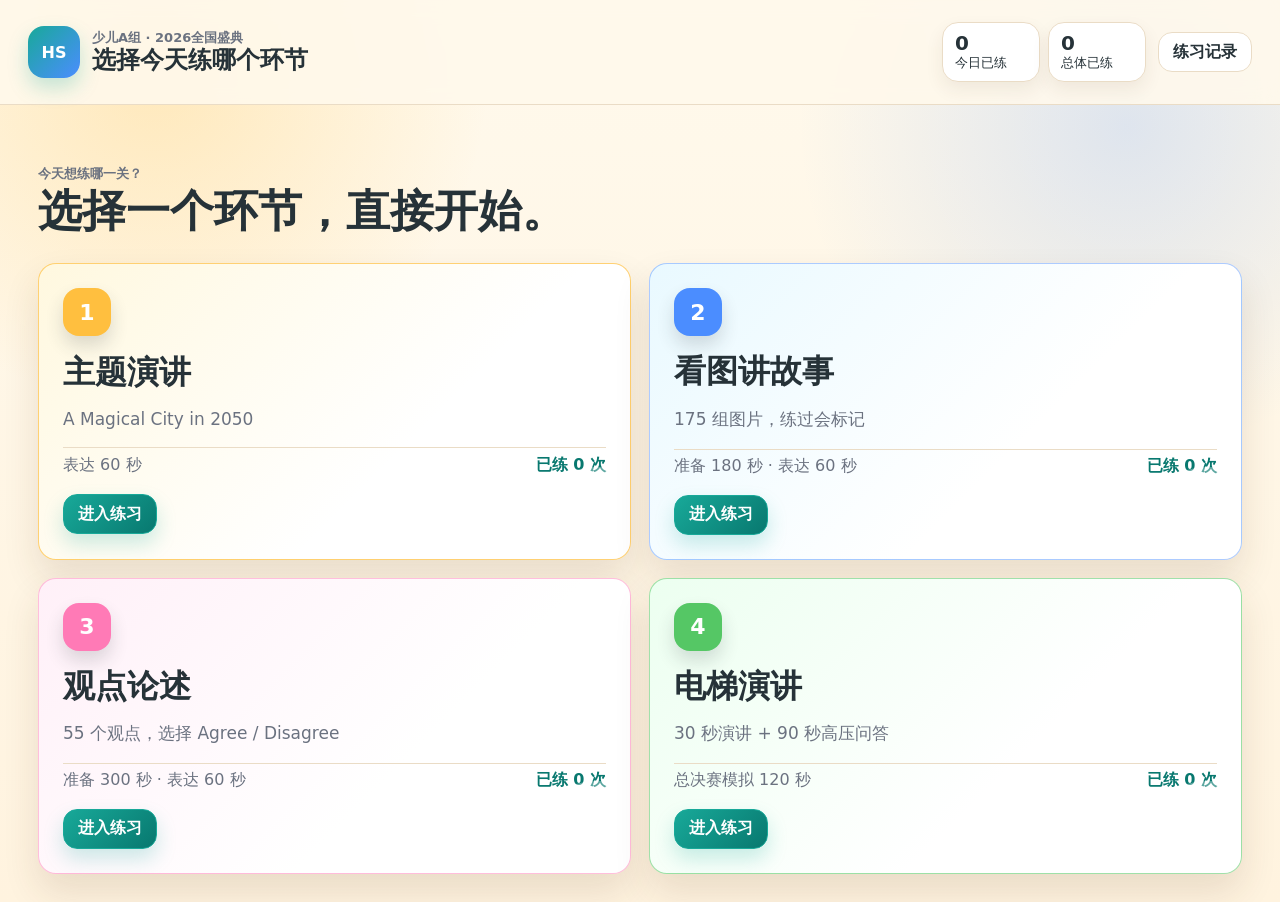
<file: index.html>
<!doctype html>
<html lang="zh-CN">
  <head>
    <meta charset="UTF-8" />
    <meta name="viewport" content="width=device-width, initial-scale=1.0" />
    <title>希望之星少儿A组备考训练</title>
    <link rel="stylesheet" href="styles.css?v=20260509-playful-1" />
  </head>
  <body>
    <div class="app-shell">
      <main class="main">
        <header class="topbar">
          <div class="brand">
            <button class="brand-mark" data-view="home" type="button" aria-label="返回首页">HS</button>
            <div>
              <p class="eyebrow">少儿A组 · 2026全国盛典</p>
              <h1 id="viewTitle">选择今天练哪个环节</h1>
            </div>
          </div>
          <div class="top-actions">
            <div class="stats-strip" id="statsStrip"></div>
            <button class="btn" data-view="history" type="button">练习记录</button>
          </div>
        </header>

        <section id="content" class="content" aria-live="polite"></section>
      </main>
    </div>

    <template id="emptyStateTemplate">
      <div class="empty-state">
        <h3>还没有练习记录</h3>
        <p>完成一次计时训练后，这里会出现文字稿、评分、录音和录像。</p>
      </div>
    </template>

    <script src="app.js?v=20260509-playful-1"></script>
  </body>
</html>
</file>
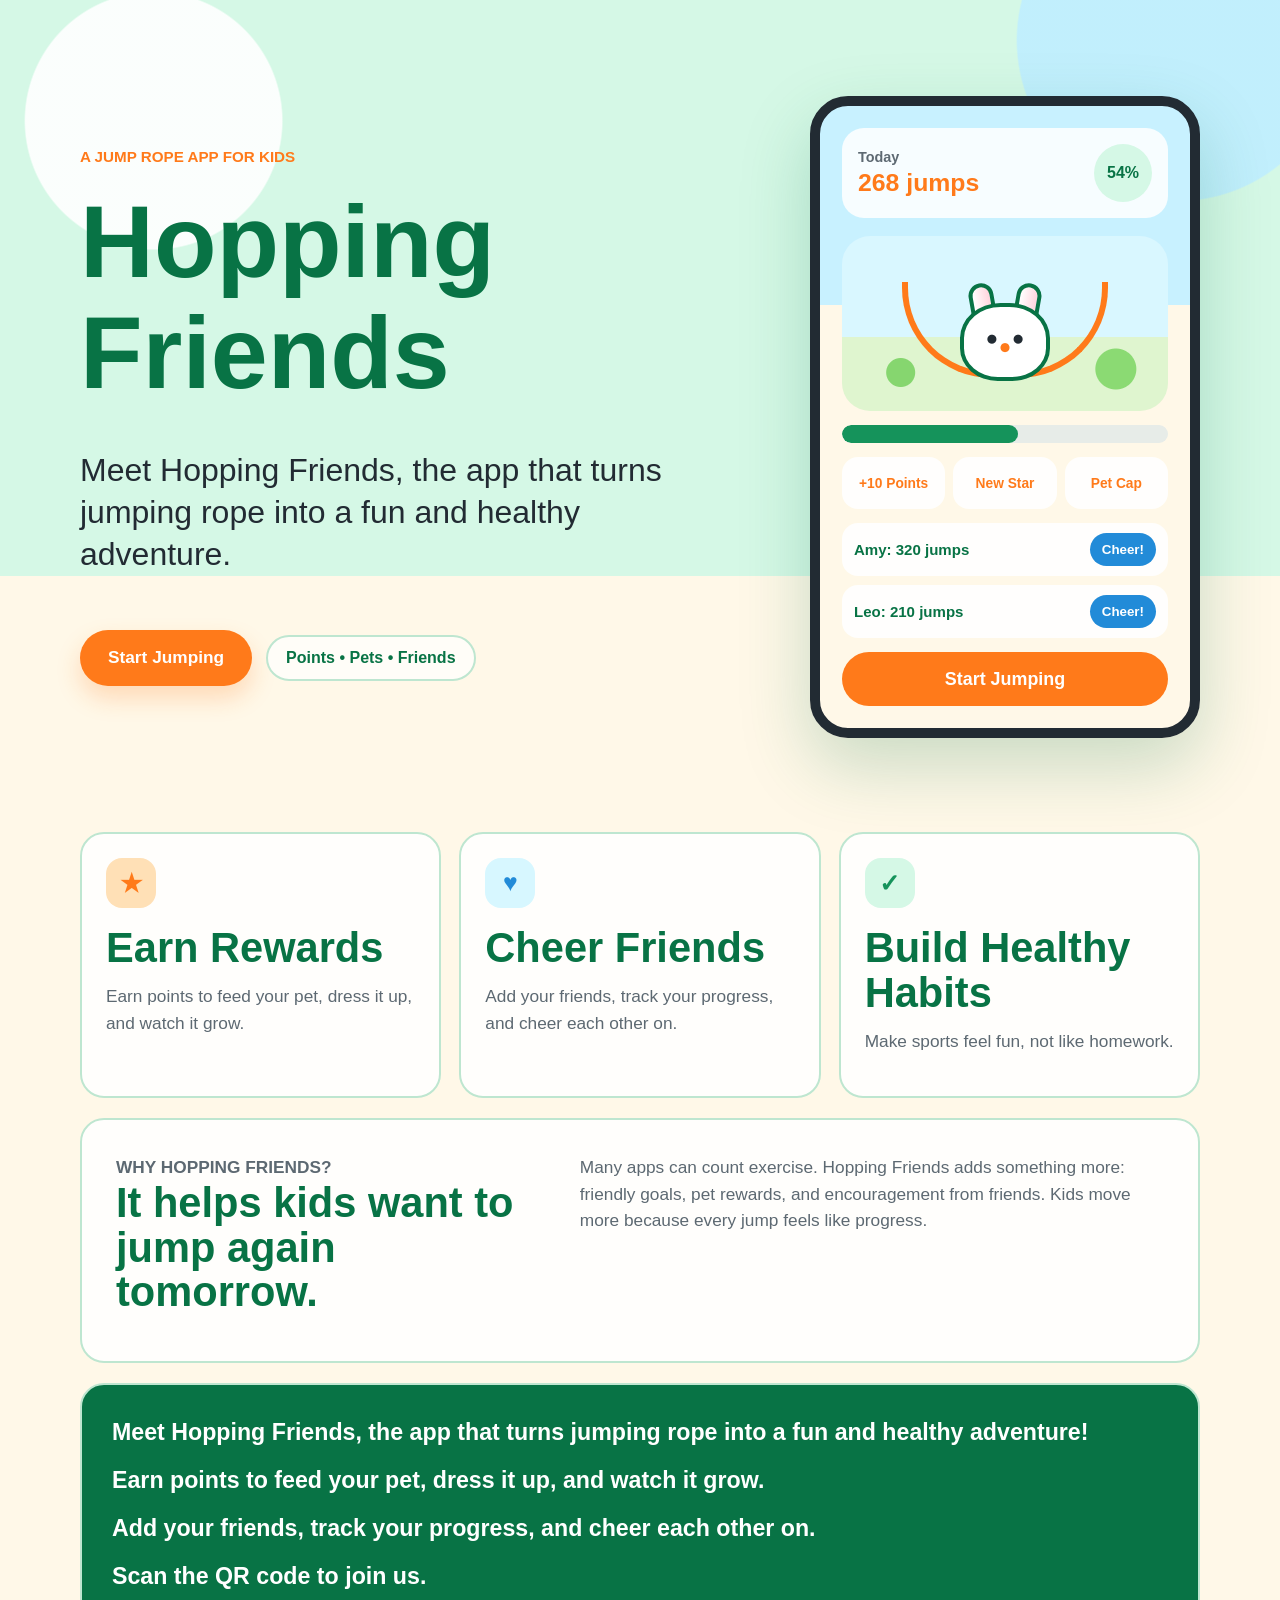
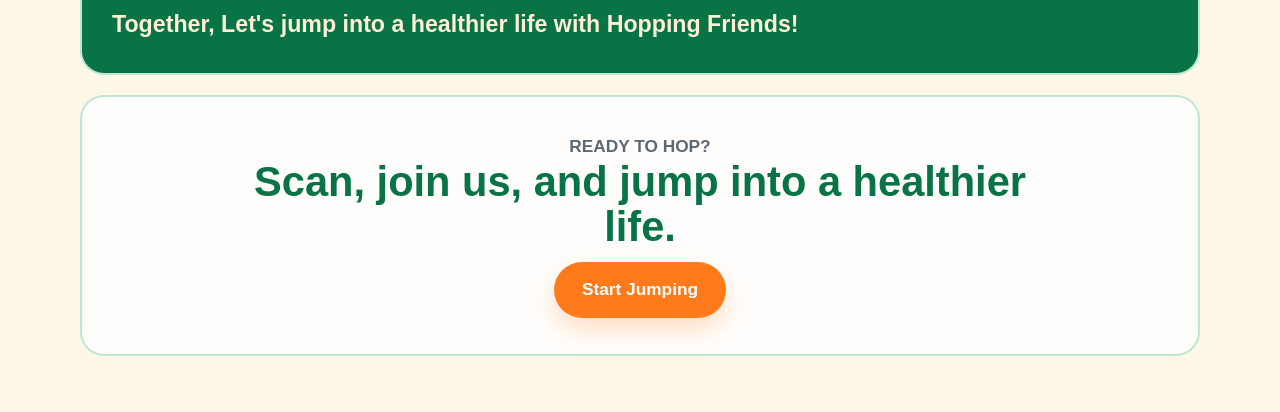
<file: hopping-friends/index.html>
<!doctype html>
<html lang="en">
  <head>
    <meta charset="utf-8">
    <meta name="viewport" content="width=device-width, initial-scale=1">
    <meta
      name="description"
      content="Hopping Friends turns jumping rope into a fun and healthy adventure for kids."
    >
    <meta property="og:title" content="Hopping Friends">
    <meta
      property="og:description"
      content="Earn points, grow a pet, cheer friends, and jump into a healthier life."
    >
    <title>Hopping Friends</title>
    <link rel="stylesheet" href="./styles.css">
  </head>
  <body>
    <main>
      <section class="hero" aria-labelledby="hero-title">
        <div class="hero-copy">
          <p class="eyebrow">A jump rope app for kids</p>
          <h1 id="hero-title">Hopping Friends</h1>
          <p class="lead">
            Meet Hopping Friends, the app that turns jumping rope into a fun
            and healthy adventure.
          </p>
          <div class="hero-actions" aria-label="Hopping Friends highlights">
            <a class="primary-action" href="./demo/">Start Jumping</a>
            <span class="mini-stat">Points • Pets • Friends</span>
          </div>
        </div>

        <section class="app-preview" aria-label="Hopping Friends app interface preview">
          <div class="app-top">
            <div>
              <p>Today</p>
              <strong>268 jumps</strong>
            </div>
            <span>54%</span>
          </div>
          <div class="pet-scene" aria-hidden="true">
            <div class="jump-rope"></div>
            <div class="rabbit">
              <span class="ear left"></span>
              <span class="ear right"></span>
              <span class="face"></span>
            </div>
          </div>
          <div class="progress-bar" aria-label="Goal progress">
            <span></span>
          </div>
          <div class="reward-row" aria-label="Rewards">
            <span>+10 Points</span>
            <span>New Star</span>
            <span>Pet Cap</span>
          </div>
          <div class="friend-row">
            <span>Amy: 320 jumps</span>
            <button type="button">Cheer!</button>
          </div>
          <div class="friend-row">
            <span>Leo: 210 jumps</span>
            <button type="button">Cheer!</button>
          </div>
          <a class="app-button" href="./demo/">Start Jumping</a>
        </section>
      </section>

      <section class="features" aria-label="App features">
        <article>
          <span class="feature-icon" aria-hidden="true">★</span>
          <h2>Earn Rewards</h2>
          <p>Earn points to feed your pet, dress it up, and watch it grow.</p>
        </article>

        <article>
          <span class="feature-icon friends" aria-hidden="true">♥</span>
          <h2>Cheer Friends</h2>
          <p>Add your friends, track your progress, and cheer each other on.</p>
        </article>

        <article>
          <span class="feature-icon health" aria-hidden="true">✓</span>
          <h2>Build Healthy Habits</h2>
          <p>Make sports feel fun, not like homework.</p>
        </article>
      </section>

      <section class="story" aria-label="Why it matters">
        <div>
          <p class="section-label">Why Hopping Friends?</p>
          <h2>It helps kids want to jump again tomorrow.</h2>
        </div>
        <p>
          Many apps can count exercise. Hopping Friends adds something more:
          friendly goals, pet rewards, and encouragement from friends. Kids
          move more because every jump feels like progress.
        </p>
      </section>

      <section class="pitch-card" aria-label="Elevator pitch">
        <p>Meet Hopping Friends, the app that turns jumping rope into a fun and healthy adventure!</p>
        <p>Earn points to feed your pet, dress it up, and watch it grow.</p>
        <p>Add your friends, track your progress, and cheer each other on.</p>
        <p>Scan the QR code to join us.</p>
        <p>Together, Let's jump into a healthier life with Hopping Friends!</p>
      </section>

      <section id="join" class="join" aria-label="Join Hopping Friends">
        <p class="section-label">Ready to hop?</p>
        <h2>Scan, join us, and jump into a healthier life.</h2>
        <a class="primary-action" href="./demo/">Start Jumping</a>
      </section>
    </main>
  </body>
</html>
</file>
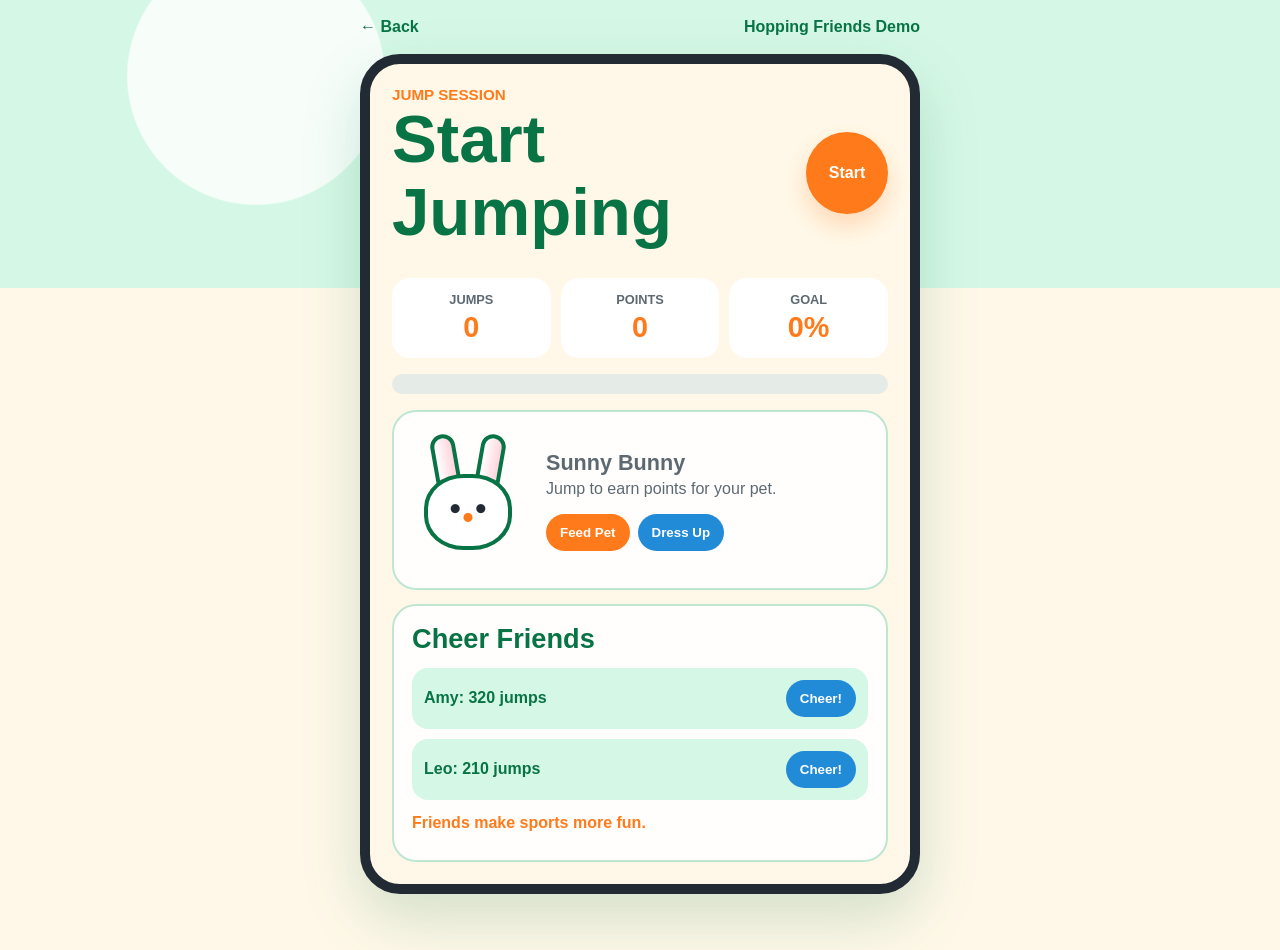
<file: hopping-friends/demo/index.html>
<!doctype html>
<html lang="en">
  <head>
    <meta charset="utf-8">
    <meta name="viewport" content="width=device-width, initial-scale=1">
    <meta
      name="description"
      content="Try a simple Hopping Friends app demo with jumps, points, pet rewards, and friend cheers."
    >
    <title>Hopping Friends Demo</title>
    <link rel="stylesheet" href="../styles.css">
    <link rel="stylesheet" href="./demo.css">
  </head>
  <body class="demo-body">
    <main class="demo-shell">
      <nav class="demo-nav" aria-label="Demo navigation">
        <a href="../">← Back</a>
        <span>Hopping Friends Demo</span>
      </nav>

      <section class="demo-phone" aria-label="Interactive Hopping Friends demo">
        <header class="demo-header">
          <div>
            <p class="eyebrow">Jump session</p>
            <h1>Start Jumping</h1>
          </div>
          <button id="startSession" class="round-button" type="button">Start</button>
        </header>

        <section class="score-grid" aria-label="Jumping progress">
          <div>
            <span>Jumps</span>
            <strong id="jumpCount">0</strong>
          </div>
          <div>
            <span>Points</span>
            <strong id="pointCount">0</strong>
          </div>
          <div>
            <span>Goal</span>
            <strong id="goalPercent">0%</strong>
          </div>
        </section>

        <div class="demo-progress" aria-label="Daily goal progress">
          <span id="goalBar"></span>
        </div>

        <section class="pet-card" aria-label="Pet reward area">
          <div id="demoPet" class="demo-pet" aria-hidden="true">
            <span class="demo-ear left"></span>
            <span class="demo-ear right"></span>
            <span class="demo-face"></span>
            <span id="petOutfit" class="pet-outfit"></span>
            <span class="pet-bow"></span>
            <span class="pet-scarf"></span>
            <span class="pet-badge"></span>
            <span id="petHat" class="pet-hat"></span>
            <span id="foodBite" class="food-bite" aria-hidden="true"></span>
          </div>
          <div>
            <p class="pet-name">Sunny Bunny</p>
            <p id="petMood">Jump to earn points for your pet.</p>
            <div class="pet-actions">
              <button id="feedPet" type="button">Feed Pet</button>
              <button id="dressPet" type="button">Dress Up</button>
            </div>
          </div>
        </section>

        <section class="demo-friends" aria-label="Friend cheer area">
          <h2>Cheer Friends</h2>
          <div class="demo-friend-row">
            <span>Amy: 320 jumps</span>
            <button type="button" data-friend="Amy">Cheer!</button>
          </div>
          <div class="demo-friend-row">
            <span>Leo: 210 jumps</span>
            <button type="button" data-friend="Leo">Cheer!</button>
          </div>
          <p id="cheerMessage" class="cheer-message">Friends make sports more fun.</p>
        </section>
      </section>
    </main>

    <script src="./demo.js"></script>
  </body>
</html>
</file>
<file: styles.css>
:root {
  color-scheme: light;
  --bg: #fff7e8;
  --panel: #fffdf8;
  --panel-strong: #ffffff;
  --ink: #263238;
  --muted: #6b7280;
  --line: #eadcc6;
  --accent: #18a999;
  --accent-strong: #08786f;
  --accent-soft: #dff8f2;
  --coral: #ff725e;
  --gold: #ffbf3f;
  --blue: #4b8dff;
  --pink: #ff7ab6;
  --green: #55c765;
  --violet: #8b6cff;
  --danger: #b94444;
  --shadow: 0 18px 36px rgba(73, 50, 24, 0.12);
  font-family: Inter, ui-sans-serif, system-ui, -apple-system, BlinkMacSystemFont, "Segoe UI", sans-serif;
}

* {
  box-sizing: border-box;
}

body {
  margin: 0;
  min-height: 100vh;
  background:
    radial-gradient(circle at 12% 8%, rgba(255, 191, 63, 0.28), transparent 24%),
    radial-gradient(circle at 88% 14%, rgba(75, 141, 255, 0.18), transparent 24%),
    linear-gradient(180deg, #fff9ec 0%, #fff3df 100%);
  color: var(--ink);
}

button,
input,
textarea,
select {
  font: inherit;
}

button {
  cursor: pointer;
}

.app-shell {
  width: 100%;
  min-height: 100vh;
}

.main {
  width: 100%;
}

.brand {
  display: grid;
  grid-template-columns: 52px 1fr;
  gap: 12px;
  align-items: center;
}

.brand-mark {
  display: grid;
  place-items: center;
  width: 52px;
  height: 52px;
  border-radius: 16px;
  background: linear-gradient(135deg, var(--accent), var(--blue));
  color: white;
  border: 0;
  font-weight: 800;
  letter-spacing: 0;
  box-shadow: 0 10px 20px rgba(24, 169, 153, 0.25);
}

.brand h1,
.brand h2,
.topbar h2,
.panel h3,
.rule-card h2 {
  margin: 0;
}

.brand h1 {
  font-size: 24px;
  line-height: 1.15;
}

.brand p,
.rule-card p,
.mode-card span,
.eyebrow,
.muted {
  margin: 0;
  color: var(--muted);
}

.panel,
.practice-card,
.module-card,
.drawer {
  background: var(--panel);
  border: 1px solid var(--line);
  border-radius: 18px;
}

.main {
  min-width: 0;
}

.topbar {
  position: sticky;
  top: 0;
  z-index: 5;
  display: flex;
  align-items: center;
  justify-content: space-between;
  gap: 18px;
  padding: 22px 28px;
  border-bottom: 1px solid var(--line);
  background: rgba(255, 249, 236, 0.9);
  backdrop-filter: blur(10px);
}

.top-actions {
  display: flex;
  align-items: center;
  justify-content: flex-end;
  gap: 12px;
}

.eyebrow {
  margin-bottom: 4px;
  font-size: 13px;
  font-weight: 700;
  text-transform: uppercase;
}

.topbar h2 {
  font-size: 28px;
}

.stats-strip {
  display: flex;
  flex-wrap: wrap;
  justify-content: flex-end;
  gap: 8px;
}

.stat-pill {
  min-width: 98px;
  padding: 9px 12px;
  border: 1px solid var(--line);
  border-radius: 16px;
  background: var(--panel-strong);
  font-size: 13px;
  box-shadow: 0 8px 18px rgba(73, 50, 24, 0.08);
}

.stat-pill strong {
  display: block;
  font-size: 20px;
  line-height: 1.1;
}

.content {
  max-width: 1260px;
  margin: 0 auto;
  padding: 28px;
}

.grid {
  display: grid;
  gap: 18px;
}

.grid.two {
  grid-template-columns: minmax(0, 1.35fr) minmax(320px, 0.65fr);
}

.grid.three {
  grid-template-columns: repeat(3, minmax(0, 1fr));
}

.panel {
  padding: 18px;
  box-shadow: var(--shadow);
}

.panel h3 {
  margin-bottom: 8px;
  font-size: 20px;
}

.home-hero {
  margin: 12px 0 24px;
  padding: 20px 0 4px;
}

.home-hero h2 {
  max-width: 760px;
  margin: 4px 0 0;
  font-size: 44px;
  line-height: 1.1;
}

.module-grid {
  display: grid;
  grid-template-columns: repeat(2, minmax(0, 1fr));
  gap: 18px;
}

.module-card {
  position: relative;
  overflow: hidden;
  display: grid;
  gap: 18px;
  min-height: 260px;
  padding: 24px;
  box-shadow: var(--shadow);
  transition:
    transform 160ms ease,
    box-shadow 160ms ease;
}

.module-card::after {
  position: absolute;
  right: -42px;
  bottom: -58px;
  width: 150px;
  height: 150px;
  border-radius: 999px;
  background: rgba(255, 255, 255, 0.34);
  content: "";
}

.module-card:hover {
  transform: translateY(-3px);
  box-shadow: 0 24px 44px rgba(73, 50, 24, 0.16);
}

.module-speech {
  background: linear-gradient(135deg, #fff8df 0%, #ffffff 62%);
  border-color: rgba(255, 191, 63, 0.72);
}

.module-story {
  background: linear-gradient(135deg, #e9f9ff 0%, #ffffff 62%);
  border-color: rgba(75, 141, 255, 0.45);
}

.module-opinion {
  background: linear-gradient(135deg, #fff0f8 0%, #ffffff 62%);
  border-color: rgba(255, 122, 182, 0.48);
}

.module-final {
  background: linear-gradient(135deg, #ecfff0 0%, #ffffff 62%);
  border-color: rgba(85, 199, 101, 0.55);
}

.module-badge {
  display: grid;
  place-items: center;
  width: 48px;
  height: 48px;
  border-radius: 16px;
  background: var(--ink);
  color: white;
  font-size: 22px;
  font-weight: 900;
  box-shadow: 0 10px 18px rgba(38, 50, 56, 0.16);
}

.module-speech .module-badge {
  background: var(--gold);
}

.module-story .module-badge {
  background: var(--blue);
}

.module-opinion .module-badge {
  background: var(--pink);
}

.module-final .module-badge {
  background: var(--green);
}

.module-card h4 {
  margin: 0;
  font-size: 32px;
  line-height: 1.1;
}

.module-card p {
  margin: 0;
  color: var(--muted);
  font-size: 17px;
}

.module-meta {
  display: flex;
  flex-wrap: wrap;
  gap: 10px;
  align-items: center;
  justify-content: space-between;
  padding-top: 6px;
  border-top: 1px solid var(--line);
  color: var(--muted);
}

.module-meta strong {
  color: var(--accent-strong);
}

.toolbar {
  display: flex;
  flex-wrap: wrap;
  gap: 10px;
  align-items: center;
  margin: 14px 0;
}

.btn {
  display: inline-flex;
  align-items: center;
  justify-content: center;
  min-height: 40px;
  padding: 0 14px;
  border: 1px solid var(--line);
  border-radius: 14px;
  background: white;
  color: var(--ink);
  text-decoration: none;
  font-weight: 700;
}

.btn.primary {
  border-color: var(--accent);
  background: linear-gradient(135deg, var(--accent), var(--accent-strong));
  color: white;
  box-shadow: 0 10px 20px rgba(24, 169, 153, 0.22);
}

.btn.warning {
  border-color: var(--coral);
  background: linear-gradient(135deg, var(--coral), #ef4c66);
  color: white;
}

.btn.ghost {
  background: transparent;
}

.btn:disabled {
  cursor: not-allowed;
  opacity: 0.55;
}

.practice-card {
  display: grid;
  gap: 12px;
  padding: 16px;
}

.practice-card h4 {
  margin: 0;
  font-size: 18px;
}

.practice-card p {
  margin: 0;
  color: var(--muted);
}

.card-foot {
  display: flex;
  flex-wrap: wrap;
  gap: 8px;
  align-items: center;
}

.badge {
  display: inline-flex;
  align-items: center;
  min-height: 28px;
  padding: 0 10px;
  border-radius: 999px;
  background: #eee7d8;
  color: #594f3d;
  font-size: 12px;
}

.badge.done {
  background: var(--accent-soft);
  color: var(--accent-strong);
}

.badge.focus {
  background: #fde8d9;
  color: #a64f2e;
}

.question-layout {
  display: grid;
  grid-template-columns: minmax(0, 1fr) 360px;
  gap: 18px;
  align-items: start;
}

.question-stage {
  min-height: 650px;
}

.image-wrap {
  display: grid;
  place-items: center;
  min-height: 430px;
  margin-top: 12px;
  border: 1px solid var(--line);
  border-radius: 18px;
  overflow: hidden;
  background: #f1eee5;
}

.story-image {
  display: block;
  max-width: 100%;
  max-height: 620px;
  object-fit: contain;
}

.topic-box {
  display: grid;
  place-items: center;
  min-height: 270px;
  padding: 30px;
  border: 1px solid var(--line);
  border-radius: 18px;
  background: linear-gradient(135deg, #fff7da, #f7fbff);
  text-align: center;
}

.topic-box strong {
  max-width: 760px;
  font-size: 36px;
  line-height: 1.2;
}

.timer {
  display: grid;
  gap: 8px;
  padding: 18px;
  border: 1px solid var(--line);
  border-radius: 18px;
  background: linear-gradient(180deg, #ffffff, #effffb);
  text-align: center;
}

.timer-value {
  font-size: 54px;
  font-weight: 800;
  line-height: 1;
  color: var(--accent-strong);
}

.phase-label {
  color: var(--muted);
  font-size: 14px;
}

.form-grid {
  display: grid;
  gap: 12px;
}

.field {
  display: grid;
  gap: 6px;
}

.field label {
  color: var(--muted);
  font-size: 13px;
  font-weight: 700;
}

textarea,
input,
select {
  width: 100%;
  border: 1px solid var(--line);
  border-radius: 14px;
  background: white;
  color: var(--ink);
}

textarea {
  min-height: 130px;
  padding: 12px;
  resize: vertical;
}

input,
select {
  min-height: 40px;
  padding: 0 10px;
}

.score-grid {
  display: grid;
  grid-template-columns: 1fr 1fr;
  gap: 10px;
}

.history-list,
.question-list {
  display: grid;
  gap: 10px;
}

.history-item,
.question-row {
  display: grid;
  gap: 8px;
  padding: 12px;
  border: 1px solid var(--line);
  border-radius: 16px;
  background: var(--panel-strong);
}

.question-row {
  grid-template-columns: 1fr auto;
  align-items: center;
}

.question-row button {
  min-width: 86px;
}

.history-meta,
.row-meta {
  display: flex;
  flex-wrap: wrap;
  gap: 6px;
}

.media-stack {
  display: grid;
  gap: 8px;
}

.media-stack video,
.media-stack audio {
  width: 100%;
  border-radius: 8px;
  background: #111;
}

.reference-box {
  padding: 12px;
  border-left: 6px solid var(--gold);
  border-radius: 14px;
  background: #fff8df;
  color: #4d4127;
}

.reference-box strong {
  display: block;
  margin-bottom: 6px;
}

.reference-box p {
  margin: 0;
}

.empty-state {
  padding: 30px;
  border: 1px dashed var(--line);
  border-radius: 18px;
  background: rgba(255, 255, 255, 0.6);
  text-align: center;
}

.empty-state h3 {
  margin: 0 0 8px;
}

@media (max-width: 980px) {
  .question-layout,
  .grid.two,
  .grid.three,
  .module-grid {
    grid-template-columns: 1fr;
  }

  .topbar {
    align-items: flex-start;
    flex-direction: column;
  }

  .stats-strip {
    justify-content: flex-start;
  }

  .top-actions {
    align-items: flex-start;
    flex-direction: column;
  }
}

@media (max-width: 620px) {
  .content,
  .topbar {
    padding: 16px;
  }

  .brand {
    grid-template-columns: 44px 1fr;
  }

  .brand-mark {
    width: 44px;
    height: 44px;
  }

  .brand h1 {
    font-size: 20px;
  }

  .home-hero h2 {
    font-size: 30px;
  }

  .module-card {
    min-height: 220px;
    padding: 18px;
  }

  .module-card h4 {
    font-size: 24px;
  }

  .topic-box strong {
    font-size: 26px;
  }

  .timer-value {
    font-size: 44px;
  }

  .score-grid {
    grid-template-columns: 1fr;
  }
}
</file>
<file: hopping-friends/styles.css>
:root {
  --mint: #d5f8e6;
  --mint-strong: #15935b;
  --mint-deep: #087345;
  --cream: #fff8e8;
  --orange: #ff7a1a;
  --orange-soft: #ffe0b6;
  --sky: #bfeeff;
  --blue: #228bd8;
  --ink: #222b33;
  --muted: #5d6972;
  --line: #bee6d0;
  --white: #ffffff;
  color: var(--ink);
  font-family: Arial, Helvetica, sans-serif;
  background: var(--cream);
}

* {
  box-sizing: border-box;
}

html {
  scroll-behavior: smooth;
}

body {
  margin: 0;
  background:
    radial-gradient(circle at 12% 6%, rgba(255, 255, 255, 0.9) 0 8rem, transparent 8.1rem),
    radial-gradient(circle at 92% 2%, rgba(191, 238, 255, 0.9) 0 10rem, transparent 10.1rem),
    linear-gradient(180deg, var(--mint) 0 36rem, var(--cream) 36rem 100%);
}

main {
  width: min(1120px, calc(100% - 32px));
  margin: 0 auto;
  padding: 28px 0 56px;
}

.hero {
  min-height: 88vh;
  display: grid;
  grid-template-columns: minmax(0, 1fr) minmax(280px, 390px);
  gap: 48px;
  align-items: center;
  padding: 20px 0 34px;
}

.hero-copy {
  display: grid;
  gap: 22px;
}

.eyebrow,
.section-label {
  margin: 0;
  color: var(--orange);
  font-size: 0.95rem;
  font-weight: 800;
  letter-spacing: 0;
  text-transform: uppercase;
}

h1,
h2,
p {
  margin-top: 0;
}

h1 {
  margin-bottom: 0;
  padding-bottom: 0.18em;
  color: var(--mint-deep);
  font-size: clamp(3.2rem, 9vw, 6.4rem);
  line-height: 1.08;
}

h2 {
  margin-bottom: 12px;
  color: var(--mint-deep);
  font-size: clamp(1.55rem, 4.5vw, 2.6rem);
  line-height: 1.08;
}

.lead {
  max-width: 650px;
  color: var(--ink);
  font-size: clamp(1.35rem, 4vw, 2rem);
  line-height: 1.32;
}

.hero-actions {
  display: flex;
  flex-wrap: wrap;
  gap: 14px;
  align-items: center;
}

.primary-action {
  display: inline-flex;
  min-height: 56px;
  align-items: center;
  justify-content: center;
  border-radius: 999px;
  padding: 0 28px;
  background: var(--orange);
  color: var(--white);
  box-shadow: 0 12px 24px rgba(255, 122, 26, 0.24);
  font-size: 1.08rem;
  font-weight: 800;
  text-decoration: none;
}

.mini-stat {
  display: inline-flex;
  min-height: 46px;
  align-items: center;
  border: 2px solid var(--line);
  border-radius: 999px;
  padding: 0 18px;
  background: rgba(255, 255, 255, 0.72);
  color: var(--mint-deep);
  font-weight: 800;
}

.app-preview {
  justify-self: center;
  width: min(100%, 390px);
  border: 10px solid var(--ink);
  border-radius: 38px;
  padding: 22px;
  background:
    linear-gradient(180deg, #c8f1ff 0 32%, var(--cream) 32% 100%);
  box-shadow: 0 28px 70px rgba(8, 115, 69, 0.22);
}

.app-top {
  display: flex;
  justify-content: space-between;
  gap: 12px;
  align-items: center;
  border-radius: 22px;
  padding: 16px;
  background: rgba(255, 255, 255, 0.86);
}

.app-top p {
  margin: 0 0 4px;
  color: var(--muted);
  font-size: 0.9rem;
  font-weight: 800;
}

.app-top strong {
  color: var(--orange);
  font-size: 1.55rem;
}

.app-top span {
  display: grid;
  width: 58px;
  height: 58px;
  place-items: center;
  border-radius: 50%;
  background: var(--mint);
  color: var(--mint-deep);
  font-weight: 900;
}

.pet-scene {
  position: relative;
  height: 175px;
  margin: 18px 0 14px;
  border-radius: 28px;
  overflow: hidden;
  background:
    radial-gradient(circle at 18% 78%, #86d66f 0 14px, transparent 15px),
    radial-gradient(circle at 84% 76%, #8bda73 0 20px, transparent 21px),
    linear-gradient(180deg, #d9f7ff 0 58%, #dff5cf 58% 100%);
}

.jump-rope {
  position: absolute;
  left: 60px;
  right: 60px;
  bottom: 33px;
  height: 96px;
  border: 6px solid var(--orange);
  border-top: 0;
  border-radius: 0 0 90px 90px;
}

.rabbit {
  position: absolute;
  left: calc(50% - 58px);
  bottom: 30px;
  width: 116px;
  height: 98px;
}

.rabbit .face {
  position: absolute;
  left: 13px;
  bottom: 0;
  width: 90px;
  height: 78px;
  border: 4px solid var(--mint-deep);
  border-radius: 45% 45% 42% 42%;
  background:
    radial-gradient(circle at 34% 46%, var(--ink) 0 4px, transparent 5px),
    radial-gradient(circle at 66% 46%, var(--ink) 0 4px, transparent 5px),
    radial-gradient(circle at 50% 58%, var(--orange) 0 4px, transparent 5px),
    var(--white);
}

.rabbit .ear {
  position: absolute;
  top: 0;
  width: 25px;
  height: 65px;
  border: 4px solid var(--mint-deep);
  border-radius: 999px;
  background: linear-gradient(90deg, var(--white), #ffd4dd);
}

.rabbit .left {
  left: 25px;
  transform: rotate(-10deg);
}

.rabbit .right {
  right: 25px;
  transform: rotate(10deg);
}

.progress-bar {
  height: 18px;
  border-radius: 999px;
  background: #e7ece8;
  overflow: hidden;
}

.progress-bar span {
  display: block;
  width: 54%;
  height: 100%;
  border-radius: inherit;
  background: var(--mint-strong);
}

.reward-row {
  display: grid;
  grid-template-columns: repeat(3, minmax(0, 1fr));
  gap: 8px;
  margin: 14px 0;
}

.reward-row span {
  min-height: 52px;
  display: grid;
  place-items: center;
  border-radius: 16px;
  background: rgba(255, 255, 255, 0.9);
  color: var(--orange);
  font-size: 0.86rem;
  font-weight: 900;
  text-align: center;
}

.friend-row {
  display: flex;
  justify-content: space-between;
  gap: 10px;
  align-items: center;
  margin-top: 9px;
  border-radius: 16px;
  padding: 10px 12px;
  background: rgba(255, 255, 255, 0.9);
  color: var(--mint-deep);
  font-size: 0.94rem;
  font-weight: 900;
}

.friend-row button {
  border: 0;
  border-radius: 999px;
  padding: 9px 12px;
  background: var(--blue);
  color: var(--white);
  font-weight: 900;
}

.app-button {
  display: grid;
  min-height: 54px;
  place-items: center;
  margin-top: 14px;
  border-radius: 999px;
  background: var(--orange);
  color: var(--white);
  font-size: 1.12rem;
  font-weight: 900;
  text-decoration: none;
}

.features {
  display: grid;
  grid-template-columns: repeat(3, minmax(0, 1fr));
  gap: 18px;
  margin-top: 12px;
}

.features article,
.story,
.pitch-card,
.join {
  border: 2px solid var(--line);
  border-radius: 24px;
  background: rgba(255, 255, 255, 0.86);
}

.features article {
  padding: 24px;
}

.feature-icon {
  display: inline-grid;
  width: 50px;
  height: 50px;
  place-items: center;
  margin-bottom: 18px;
  border-radius: 16px;
  background: var(--orange-soft);
  color: var(--orange);
  font-size: 1.55rem;
  font-weight: 900;
}

.feature-icon.friends {
  background: #d7f7ff;
  color: var(--blue);
}

.feature-icon.health {
  background: var(--mint);
  color: var(--mint-strong);
}

.features p,
.story p,
.pitch-card p,
.join p {
  color: var(--muted);
  font-size: 1.08rem;
  line-height: 1.55;
}

.story {
  display: grid;
  grid-template-columns: 0.85fr 1.15fr;
  gap: 32px;
  margin-top: 20px;
  padding: 34px;
}

.story p:last-child {
  margin-bottom: 0;
}

.pitch-card {
  margin-top: 20px;
  padding: 30px;
  background: var(--mint-deep);
}

.pitch-card p {
  margin-bottom: 12px;
  color: var(--white);
  font-size: clamp(1.1rem, 2.6vw, 1.45rem);
  font-weight: 700;
}

.pitch-card p:last-child {
  margin-bottom: 0;
  color: #fff1d8;
}

.join {
  margin-top: 20px;
  padding: 36px;
  text-align: center;
}

.join h2 {
  max-width: 780px;
  margin-inline: auto;
}

@media (max-width: 780px) {
  body {
    background:
      radial-gradient(circle at 12% 6%, rgba(255, 255, 255, 0.9) 0 8rem, transparent 8.1rem),
      radial-gradient(circle at 92% 2%, rgba(191, 238, 255, 0.9) 0 10rem, transparent 10.1rem),
      linear-gradient(180deg, var(--mint) 0 64rem, var(--cream) 64rem 100%);
  }

  main {
    width: min(100% - 22px, 520px);
    padding-top: 18px;
  }

  .hero {
    min-height: auto;
    grid-template-columns: 1fr;
    gap: 28px;
    padding-top: 28px;
  }

  .hero-copy {
    gap: 16px;
  }

  h1 {
    font-size: clamp(3rem, 14vw, 4.8rem);
    line-height: 1.12;
  }

  .lead {
    margin-bottom: 0;
  }

  .app-preview {
    order: -1;
  }

  .app-preview {
    width: min(88vw, 330px);
  }

  .features,
  .story {
    grid-template-columns: 1fr;
  }

  .features article,
  .story,
  .pitch-card,
  .join {
    border-radius: 18px;
  }

  .features article,
  .story,
  .pitch-card,
  .join {
    padding: 22px;
  }
}
</file>
<file: hopping-friends/demo/demo.css>
.demo-body {
  background:
    radial-gradient(circle at 20% 8%, rgba(255, 255, 255, 0.8) 0 8rem, transparent 8.1rem),
    linear-gradient(180deg, var(--mint) 0 18rem, var(--cream) 18rem 100%);
}

.demo-shell {
  width: min(560px, calc(100% - 24px));
  padding-top: 18px;
}

.demo-nav {
  display: flex;
  justify-content: space-between;
  gap: 12px;
  align-items: center;
  margin-bottom: 18px;
  color: var(--mint-deep);
  font-weight: 900;
}

.demo-nav a {
  color: var(--mint-deep);
  text-decoration: none;
}

.demo-phone {
  border: 10px solid var(--ink);
  border-radius: 40px;
  padding: 22px;
  background: var(--cream);
  box-shadow: 0 24px 60px rgba(8, 115, 69, 0.18);
}

.demo-header {
  display: flex;
  justify-content: space-between;
  gap: 16px;
  align-items: center;
}

.demo-header h1 {
  font-size: clamp(2.2rem, 10vw, 4.2rem);
}

.round-button {
  min-width: 82px;
  min-height: 82px;
  border: 0;
  border-radius: 50%;
  background: var(--orange);
  color: var(--white);
  box-shadow: 0 12px 24px rgba(255, 122, 26, 0.24);
  font-size: 1rem;
  font-weight: 900;
}

.score-grid {
  display: grid;
  grid-template-columns: repeat(3, 1fr);
  gap: 10px;
  margin-top: 18px;
}

.score-grid div {
  border-radius: 18px;
  padding: 14px 10px;
  background: var(--white);
  text-align: center;
}

.score-grid span {
  display: block;
  color: var(--muted);
  font-size: 0.8rem;
  font-weight: 800;
  text-transform: uppercase;
}

.score-grid strong {
  display: block;
  margin-top: 4px;
  color: var(--orange);
  font-size: 1.8rem;
}

.demo-progress {
  height: 20px;
  margin: 16px 0;
  border-radius: 999px;
  background: #e5ebe7;
  overflow: hidden;
}

.demo-progress span {
  display: block;
  width: 0;
  height: 100%;
  border-radius: inherit;
  background: var(--mint-strong);
  transition: width 180ms ease;
}

.pet-card,
.demo-friends {
  border: 2px solid var(--line);
  border-radius: 24px;
  padding: 18px;
  background: rgba(255, 255, 255, 0.86);
}

.pet-card {
  display: grid;
  grid-template-columns: 118px 1fr;
  gap: 16px;
  align-items: center;
}

.demo-pet {
  position: relative;
  width: 112px;
  height: 140px;
}

.demo-face {
  position: absolute;
  left: 12px;
  top: 44px;
  z-index: 4;
  width: 88px;
  height: 76px;
  border: 4px solid var(--mint-deep);
  border-radius: 45%;
  background:
    radial-gradient(circle at 34% 45%, var(--ink) 0 4px, transparent 5px),
    radial-gradient(circle at 66% 45%, var(--ink) 0 4px, transparent 5px),
    radial-gradient(circle at 50% 58%, var(--orange) 0 4px, transparent 5px),
    var(--white);
}

.demo-ear {
  position: absolute;
  top: 4px;
  z-index: 3;
  width: 25px;
  height: 68px;
  border: 4px solid var(--mint-deep);
  border-radius: 999px;
  background: linear-gradient(90deg, var(--white), #ffd4dd);
}

.demo-ear.left {
  left: 22px;
  transform: rotate(-10deg);
}

.demo-ear.right {
  right: 22px;
  transform: rotate(10deg);
}

.pet-hat {
  position: absolute;
  left: 27px;
  top: 45px;
  z-index: 6;
  width: 55px;
  height: 24px;
  border-radius: 18px 18px 8px 8px;
  background: transparent;
  transition: background 180ms ease, box-shadow 180ms ease, transform 180ms ease;
}

.pet-outfit {
  position: absolute;
  left: 19px;
  bottom: 0;
  z-index: 2;
  width: 74px;
  height: 50px;
  border: 3px solid transparent;
  border-radius: 20px 20px 30px 30px;
  background: transparent;
  transition: background 180ms ease, border-color 180ms ease, box-shadow 180ms ease;
}

.pet-bow,
.pet-scarf,
.pet-badge {
  position: absolute;
  z-index: 5;
  opacity: 0;
  transition: opacity 180ms ease, transform 180ms ease;
}

.pet-bow {
  left: 44px;
  top: 48px;
  width: 23px;
  height: 14px;
  border-radius: 50%;
  background:
    radial-gradient(circle at 25% 50%, #ff4f8a 0 7px, transparent 7.5px),
    radial-gradient(circle at 75% 50%, #ff4f8a 0 7px, transparent 7.5px),
    radial-gradient(circle at 50% 50%, #ffc2d4 0 4px, transparent 4.5px);
}

.pet-scarf {
  left: 25px;
  top: 103px;
  width: 63px;
  height: 13px;
  border-radius: 999px;
  background: #22a7e8;
  box-shadow: 42px 7px 0 -4px #22a7e8;
}

.pet-badge {
  left: 62px;
  bottom: 20px;
  width: 18px;
  height: 18px;
  border-radius: 50%;
  background:
    radial-gradient(circle, #fff 0 3px, transparent 3.5px),
    #ffd447;
  box-shadow: 0 0 0 2px var(--mint-deep);
}

.food-bite {
  position: absolute;
  right: -10px;
  bottom: 2px;
  z-index: 7;
  width: 34px;
  height: 34px;
  border-radius: 50%;
  opacity: 0;
  transform: translate(38px, 22px) scale(0.7) rotate(12deg);
  pointer-events: none;
}

.food-bite::before,
.food-bite::after {
  content: "";
  position: absolute;
}

.food-bite.food-carrot::before {
  inset: 10px 7px 3px 8px;
  border-radius: 70% 70% 55% 55%;
  background: var(--orange);
  transform: rotate(-28deg);
}

.food-bite.food-carrot::after {
  left: 18px;
  top: 0;
  width: 14px;
  height: 13px;
  border-radius: 9px 9px 0 9px;
  background: #35a852;
  transform: rotate(18deg);
}

.food-bite.food-strawberry::before {
  left: 6px;
  top: 8px;
  width: 23px;
  height: 22px;
  border-radius: 58% 58% 70% 70%;
  background:
    radial-gradient(circle at 35% 38%, #fff4a6 0 1.4px, transparent 1.8px),
    radial-gradient(circle at 64% 58%, #fff4a6 0 1.4px, transparent 1.8px),
    #f24b5f;
}

.food-bite.food-strawberry::after {
  left: 12px;
  top: 0;
  width: 13px;
  height: 11px;
  border-radius: 10px 10px 2px 2px;
  background: #35a852;
}

.food-bite.food-cookie::before {
  inset: 5px;
  border-radius: 50%;
  background:
    radial-gradient(circle at 38% 36%, #7a4a22 0 2px, transparent 2.5px),
    radial-gradient(circle at 62% 60%, #7a4a22 0 2px, transparent 2.5px),
    #d89a4b;
  box-shadow: inset -2px -2px 0 rgba(99, 56, 21, 0.16);
}

.food-bite.food-leaf::before {
  left: 5px;
  top: 8px;
  width: 25px;
  height: 19px;
  border-radius: 80% 20% 80% 20%;
  background: linear-gradient(135deg, #a8e66f, #33a853);
  transform: rotate(-18deg);
}

.food-bite.food-leaf::after {
  left: 16px;
  top: 10px;
  width: 2px;
  height: 16px;
  border-radius: 999px;
  background: rgba(255, 255, 255, 0.76);
  transform: rotate(42deg);
}

.food-bite.is-feeding {
  animation: feed-mouth 1400ms cubic-bezier(0.18, 0.82, 0.22, 1) both;
}

.demo-pet.outfit-sporty .pet-outfit {
  border-color: var(--mint-deep);
  background: linear-gradient(90deg, #1f9aff 0 48%, #ffffff 48% 54%, #1f9aff 54% 100%);
  box-shadow: inset 0 -10px 0 rgba(0, 0, 0, 0.08);
}

.demo-pet.outfit-sporty .pet-badge {
  opacity: 1;
}

.demo-pet.outfit-hoodie .pet-outfit {
  border-color: #c45212;
  background: var(--orange);
  box-shadow: inset 0 10px 0 rgba(255, 255, 255, 0.34), inset 0 -9px 0 rgba(0, 0, 0, 0.08);
}

.demo-pet.outfit-hoodie .pet-hat {
  background: var(--orange);
  box-shadow: 18px 8px 0 -4px var(--blue);
}

.demo-pet.outfit-star .pet-outfit {
  border-color: var(--mint-deep);
  background: linear-gradient(135deg, #7b5cff, #22a7e8);
  box-shadow: -13px 6px 0 -2px #7b5cff, 13px 6px 0 -2px #22a7e8;
}

.demo-pet.outfit-star .pet-badge,
.demo-pet.outfit-star .pet-bow {
  opacity: 1;
}

.demo-pet.outfit-cozy .pet-outfit {
  border-color: var(--mint-deep);
  background: #54c66f;
  box-shadow: inset 0 -10px 0 rgba(0, 0, 0, 0.08);
}

.demo-pet.outfit-cozy .pet-scarf {
  opacity: 1;
  transform: rotate(-3deg);
}

.pet-name {
  margin-bottom: 4px;
  color: var(--mint-deep);
  font-size: 1.35rem;
  font-weight: 900;
}

.pet-card p {
  color: var(--muted);
}

.pet-actions {
  display: flex;
  flex-wrap: wrap;
  gap: 8px;
}

.pet-actions button,
.demo-friend-row button {
  border: 0;
  border-radius: 999px;
  padding: 11px 14px;
  background: var(--blue);
  color: var(--white);
  font-weight: 900;
}

.pet-actions button:first-child {
  background: var(--orange);
}

.demo-friends {
  margin-top: 14px;
}

.demo-friends h2 {
  margin-bottom: 14px;
  font-size: 1.7rem;
}

.demo-friend-row {
  display: flex;
  justify-content: space-between;
  gap: 10px;
  align-items: center;
  margin-top: 10px;
  border-radius: 16px;
  padding: 12px;
  background: var(--mint);
  color: var(--mint-deep);
  font-weight: 900;
}

.cheer-message {
  min-height: 28px;
  margin: 14px 0 0;
  color: var(--orange);
  font-weight: 900;
}

.demo-pet.is-happy {
  animation: hop 420ms ease;
}

@keyframes hop {
  0%, 100% {
    transform: translateY(0);
  }
  50% {
    transform: translateY(-12px);
  }
}

@keyframes feed-mouth {
  0% {
    opacity: 0;
    transform: translate(48px, 32px) scale(0.65) rotate(14deg);
  }
  12% {
    opacity: 1;
  }
  66% {
    opacity: 1;
    transform: translate(-41px, -46px) scale(1.12) rotate(-10deg);
  }
  84% {
    opacity: 1;
    transform: translate(-47px, -51px) scale(0.95) rotate(-14deg);
  }
  100% {
    opacity: 0;
    transform: translate(-50px, -54px) scale(0.3) rotate(-18deg);
  }
}

@media (max-width: 460px) {
  .demo-phone {
    padding: 16px;
  }

  .pet-card {
    grid-template-columns: 1fr;
    justify-items: center;
    text-align: center;
  }

  .demo-friend-row {
    align-items: flex-start;
    flex-direction: column;
  }
}
</file>
